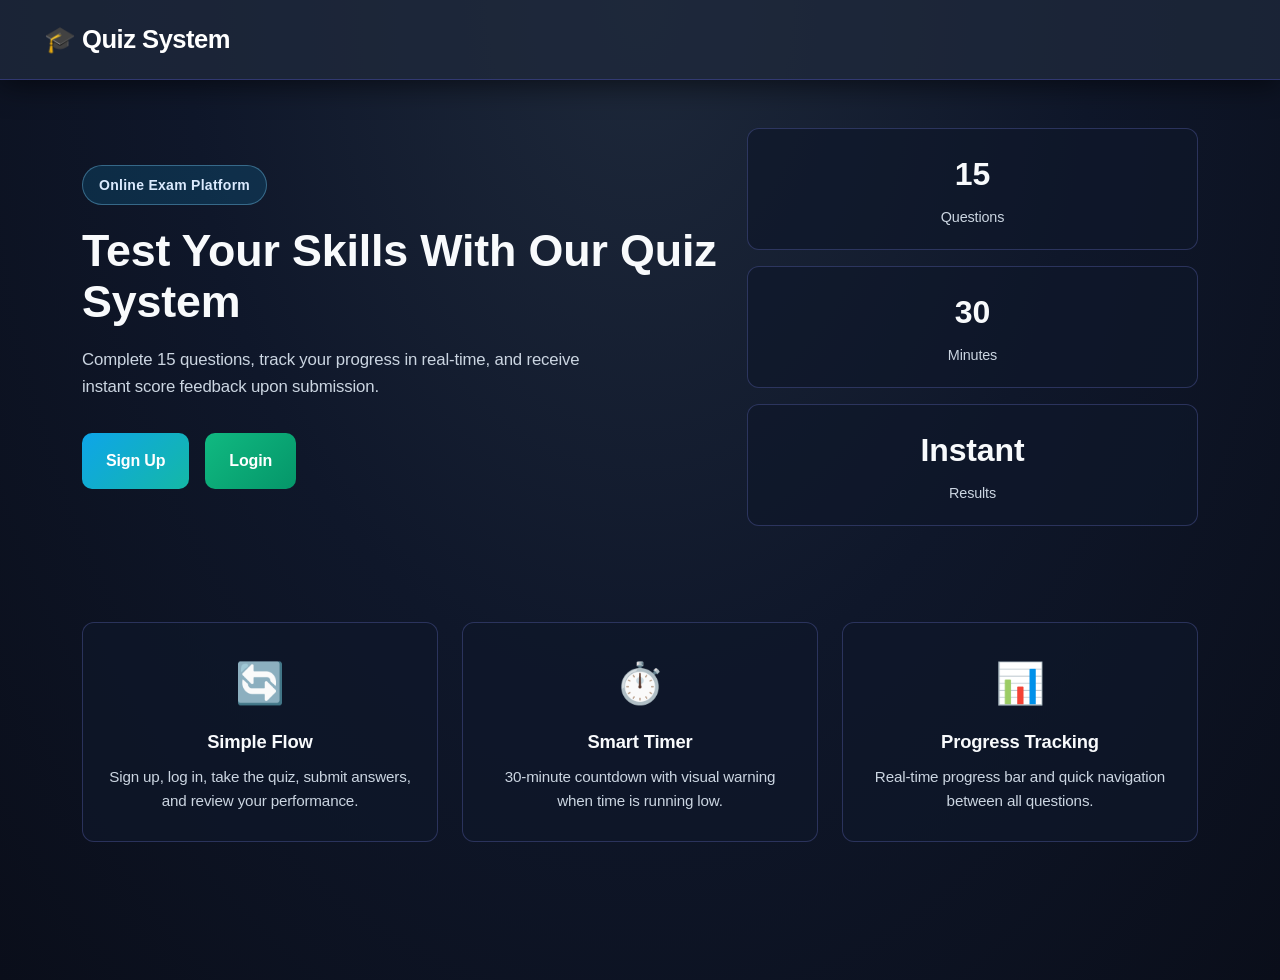
<file: index.html>
<!doctype html>
<html lang="en">
  <head>
    <meta charset="UTF-8" />
    <meta name="viewport" content="width=device-width, initial-scale=1.0" />
    <title>Quiz System</title>
    <link
      href="https://cdn.jsdelivr.net/npm/bootstrap@5.3.0/dist/css/bootstrap.min.css"
      rel="stylesheet"
    />
    <link rel="stylesheet" href="css/style.css" />
    <link rel="stylesheet" href="css/index.css" />
  </head>
  <body>
    <nav class="navbar navbar-custom sticky-top">
      <div class="container-fluid">
        <span class="navbar-brand mb-0 h1">🎓 Quiz System</span>
      </div>
    </nav>

    <section class="landing-page">
      <div class="container">
        <div class="hero-section">
          <div class="row align-items-center g-4 hero-row">
            <div class="col-lg-7">
              <div class="hero-content">
                <span class="hero-badge">Online Exam Platform</span>
                <h1 class="hero-title">
                  Test Your Skills With Our Quiz System
                </h1>
                <p class="hero-subtitle">
                  Complete 15 questions, track your progress in real-time, and
                  receive instant score feedback upon submission.
                </p>
                <div class="hero-actions d-grid d-sm-flex gap-3">
                  <a
                    href="signup.html"
                    class="btn btn-gradient btn-signup px-4 py-3"
                    >Sign Up</a
                  >
                  <a
                    href="login.html"
                    class="btn btn-gradient btn-login px-4 py-3"
                    >Login</a
                  >
                </div>
              </div>
            </div>

            <div class="col-lg-5">
              <div class="stats-container">
                <div class="row g-3">
                  <div class="col-sm-4 col-lg-12">
                    <div class="stat-card text-center">
                      <div class="stat-value">15</div>
                      <div class="stat-label">Questions</div>
                    </div>
                  </div>
                  <div class="col-sm-4 col-lg-12">
                    <div class="stat-card text-center">
                      <div class="stat-value">30</div>
                      <div class="stat-label">Minutes</div>
                    </div>
                  </div>
                  <div class="col-sm-4 col-lg-12">
                    <div class="stat-card text-center">
                      <div class="stat-value">Instant</div>
                      <div class="stat-label">Results</div>
                    </div>
                  </div>
                </div>
              </div>
            </div>
          </div>
        </div>

        <div class="features-section">
          <div class="row g-4">
            <div class="col-md-4">
              <article class="feature-card text-center">
                <div class="feature-icon">🔄</div>
                <h3 class="feature-title">Simple Flow</h3>
                <p class="feature-description">
                  Sign up, log in, take the quiz, submit answers, and review
                  your performance.
                </p>
              </article>
            </div>
            <div class="col-md-4">
              <article class="feature-card text-center">
                <div class="feature-icon">⏱️</div>
                <h3 class="feature-title">Smart Timer</h3>
                <p class="feature-description">
                  30-minute countdown with visual warning when time is running
                  low.
                </p>
              </article>
            </div>
            <div class="col-md-4">
              <article class="feature-card text-center">
                <div class="feature-icon">📊</div>
                <h3 class="feature-title">Progress Tracking</h3>
                <p class="feature-description">
                  Real-time progress bar and quick navigation between all
                  questions.
                </p>
              </article>
            </div>
          </div>
        </div>
      </div>
    </section>

    <script src="https://cdn.jsdelivr.net/npm/bootstrap@5.3.0/dist/js/bootstrap.bundle.min.js"></script>
  </body>
</html>
</file>
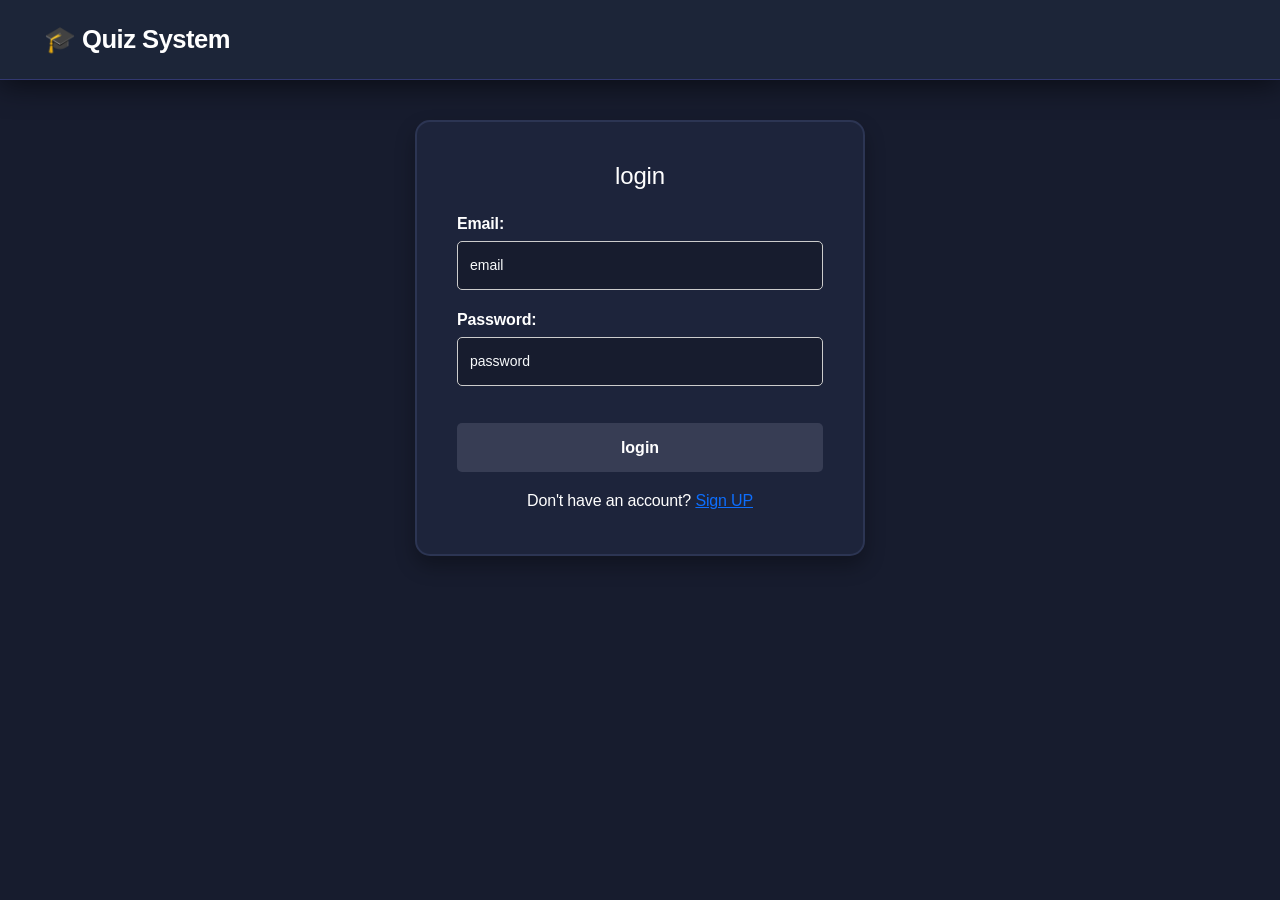
<file: answers.html>
<!doctype html>
<html lang="en">
  <head>
    <meta charset="UTF-8" />
    <meta name="viewport" content="width=device-width, initial-scale=1.0" />
    <title>Answers Review</title>
    <link
      href="https://cdn.jsdelivr.net/npm/bootstrap@5.3.0/dist/css/bootstrap.min.css"
      rel="stylesheet"
    />
    <link rel="stylesheet" href="css/style.css" />
    <link rel="stylesheet" href="css/answers.css" />
  </head>
  <body>
    <nav class="navbar navbar-custom sticky-top">
      <div
        class="container-fluid d-flex justify-content-between align-items-center"
      >
        <span class="navbar-brand mb-0 h1">✅ Answers Review</span>
        <a href="results.html" class="btn btn-sm btn-navbar">Back to Results</a>
      </div>
    </nav>

    <main class="container answers-main py-4">
      <section class="review-summary mb-4" id="reviewSummary">
        <article class="summary-tile">
          <p class="summary-label">Score</p>
          <p class="summary-value" id="scoreValue">0 / 0</p>
        </article>
        <article class="summary-tile">
          <p class="summary-label">Correct</p>
          <p class="summary-value" id="correctValue">0</p>
        </article>
        <article class="summary-tile">
          <p class="summary-label">Wrong / Unanswered</p>
          <p class="summary-value" id="wrongValue">0</p>
        </article>
      </section>

      <section class="answers-list" id="answersList"></section>

      <article class="empty-state d-none" id="emptyState">
        <h5>No answer review data available</h5>
        <p>Complete and submit the quiz first, then open the answers page.</p>
        <a href="quiz.html" class="btn btn-gradient">Go To Quiz</a>
      </article>
    </main>

    <script type="module" src="js/answers-page.js"></script>
    <script src="https://cdn.jsdelivr.net/npm/bootstrap@5.3.0/dist/js/bootstrap.bundle.min.js"></script>
  </body>
</html>
</file>
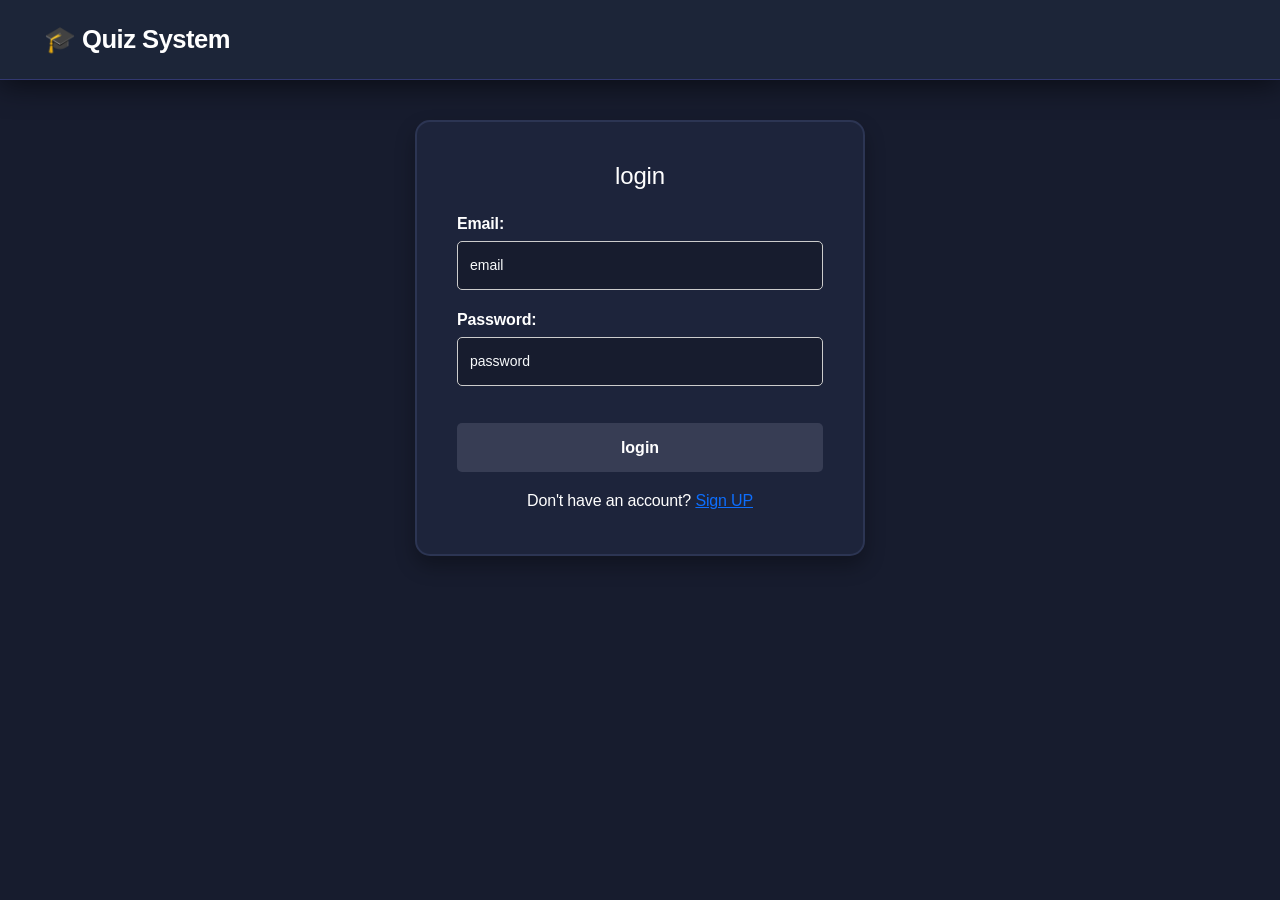
<file: login.html>
<!doctype html>
<html lang="en">
  <head>
    <meta charset="UTF-8" />
    <meta name="viewport" content="width=device-width, initial-scale=1.0" />
    <title>Log In</title>
    <link
      href="https://cdn.jsdelivr.net/npm/bootstrap@5.3.0/dist/css/bootstrap.min.css"
      rel="stylesheet"
    />
    <link rel="stylesheet" href="css/style.css" />
    <link rel="stylesheet" href="css/login.css" />
  </head>
  <body>
    <nav class="navbar navbar-custom fixed-top">
      <div class="container-fluid">
        <span class="navbar-brand mb-0 h1">🎓 Quiz System</span>
      </div>
    </nav>
    <div class="form-container">
      <h1>login</h1>
      <form id="registrationForm">
        <label for="email">Email:</label>
        <input
          type="text"
          id="email"
          name="email"
          placeholder="email"
          required
        />
        <span class="error" id="emailError"></span>

        <label for="password">Password:</label>
        <input
          type="password"
          id="password"
          name="password"
          placeholder="password"
          required
        />
        <span class="error" id="passwordError"></span>

        <button type="submit">login</button>
      </form>
      <div class="form-link text-center mt-3">
        Don't have an account? <a href="signup.html">Sign UP</a>
      </div>
    </div>
    <script src="js/utils.js"></script>
    <script type="module" src="js/login-page.js"></script>
  </body>
</html>
</file>
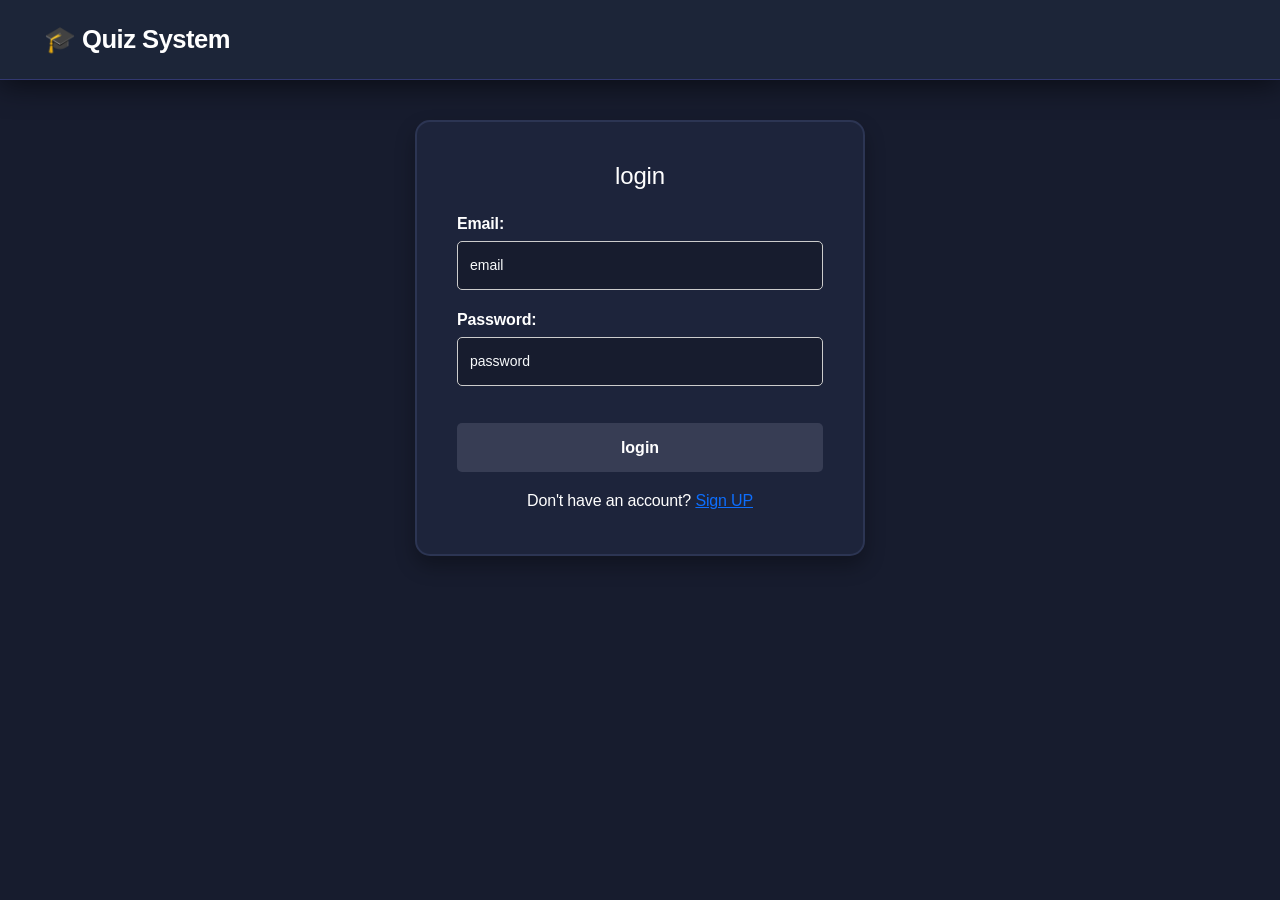
<file: quiz-settings.html>
<!doctype html>
<html lang="en">
  <head>
    <meta charset="UTF-8" />
    <meta name="viewport" content="width=device-width, initial-scale=1.0" />
    <title>Quiz Settings</title>
    <link rel="stylesheet" href="css/quiz-settings.css" />
  </head>
  <body>
    <div class="form-container">
      <h1>Select Quiz Settings</h1>
      <form id="settingsForm">
        <label for="category">Category:</label>
        <select id="category" name="category" required>
          <option value="9">General Knowledge</option>
          <option value="18" selected>Science: Computers</option>
          <option value="21">Sports</option>
          <option value="23">History</option>
          <option value="27">Animals</option>
          <option value="11">Entertainment: Film</option>
          <option value="12">Entertainment: Music</option>
          <option value="17">Science & Nature</option>
          <option value="22">Geography</option>
          <option value="25">Art</option>
        </select>

        <label for="difficulty">Difficulty:</label>
        <select id="difficulty" name="difficulty" required>
          <option value="easy" selected>Easy</option>
          <option value="medium">Medium</option>
          <option value="hard">Hard</option>
        </select>

        <label for="amount">Number of Questions:</label>
        <select id="amount" name="amount" required>
          <option value="5">5 Questions</option>
          <option value="10" selected>10 Questions</option>
          <option value="15">15 Questions</option>
          <option value="20">20 Questions</option>
        </select>

        <button type="submit">Start Quiz</button>
      </form>

      <div class="form-link">
        <a href="index.html">← Back to Home</a>
      </div>
    </div>

    <script type="module" src="js/quiz-settings.js"></script>
  </body>
</html>
</file>
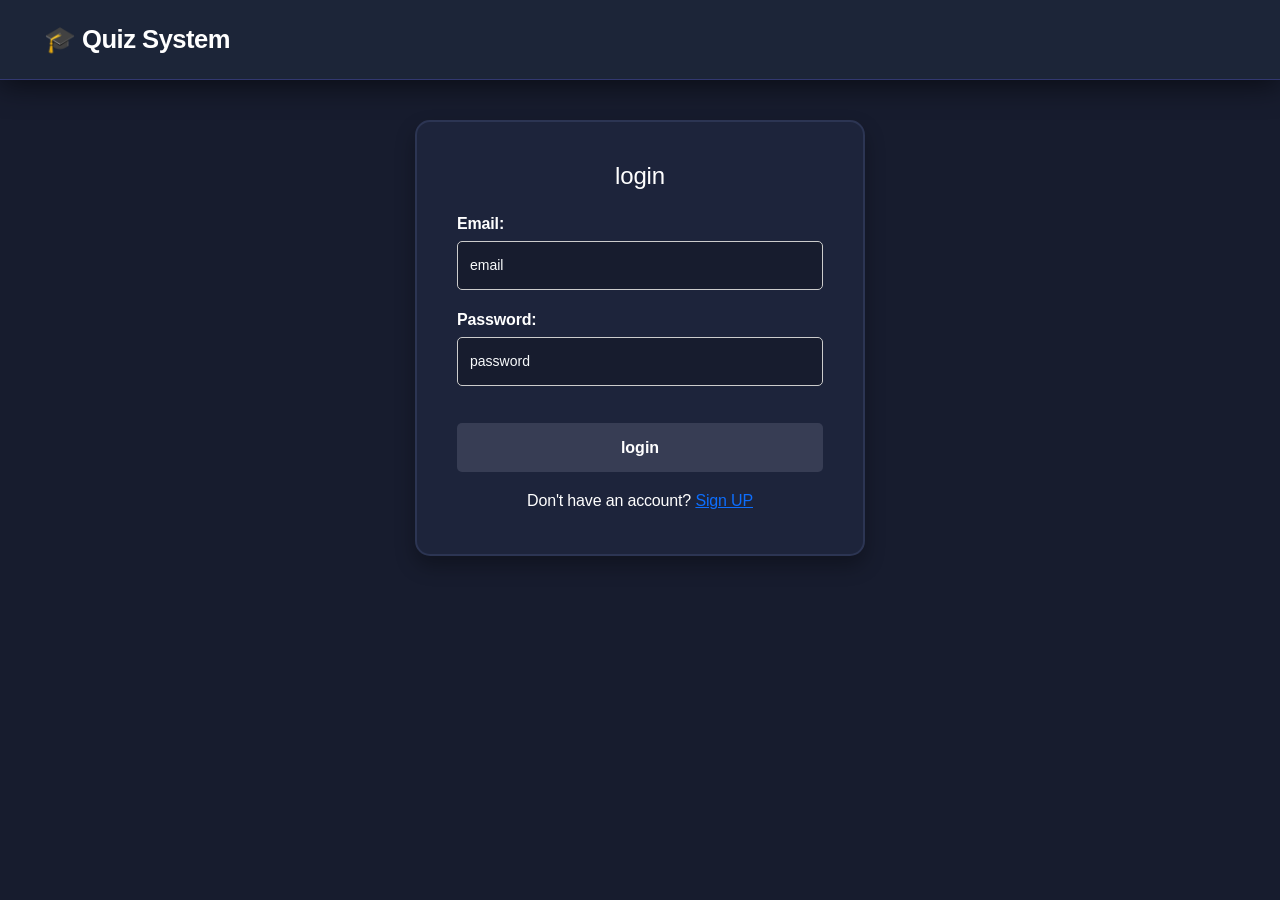
<file: quiz.html>
<html lang="en">
  <head>
    <meta charset="UTF-8" />
    <meta name="viewport" content="width=device-width, initial-scale=1.0" />
    <title>Quiz</title>
    <link
      rel="stylesheet"
      href="https://cdn.jsdelivr.net/npm/bootstrap@5.3.0/dist/css/bootstrap.min.css"
    />
    <link rel="stylesheet" href="css/style.css" />
    <link rel="stylesheet" href="css/quiz.css" />
  </head>
  <body>
    <nav class="navbar navbar-custom sticky-top">
      <div
        class="container-fluid d-flex justify-content-between align-items-center"
      >
        <span class="navbar-brand mb-0 h1">📝 Quiz</span>
        <div id="timer" class="timer">30:00</div>
        <button id="logoutBtn" class="btn btn-sm btn-navbar">Logout</button>
      </div>
    </nav>

    <main class="container-fluid quiz-main py-4">
      <div class="row g-4">
        <aside class="col-lg-3 col-md-4">
          <div class="quiz-sidebar h-100">
            <h5 class="mb-3">Questions</h5>
            <div class="progress-container mb-3">
              <div class="progress-bar-wrapper">
                <div id="progressBar" class="progress-bar-fill"></div>
              </div>
              <div class="progress-text" id="progressText">0 / 15</div>
            </div>
            <div id="qlist"></div>
          </div>
        </aside>

        <section class="col-lg-9 col-md-8">
          <div class="question-card">
            <div class="question-head">
              <h5 class="mb-0">
                Question <span id="num">1</span> of <span id="total">15</span>
              </h5>
              <button id="flag" class="flag-btn" title="Flag question">
                ⭐
              </button>
            </div>

            <div class="question-text" id="qtext">Loading...</div>
            <div id="choices"></div>

            <div class="action-buttons">
              <button id="prev" class="btn btn-nav">← Previous</button>
              <button id="next" class="btn btn-nav">Next →</button>
              <button id="submitBtn" class="btn btn-submit">✓ Submit</button>
            </div>
          </div>
        </section>
      </div>
    </main>

    <script type="module" src="js/quiz-page.js"></script>
    <script src="https://cdn.jsdelivr.net/npm/bootstrap@5.3.0/dist/js/bootstrap.bundle.min.js"></script>
  </body>
</html>
;
</file>
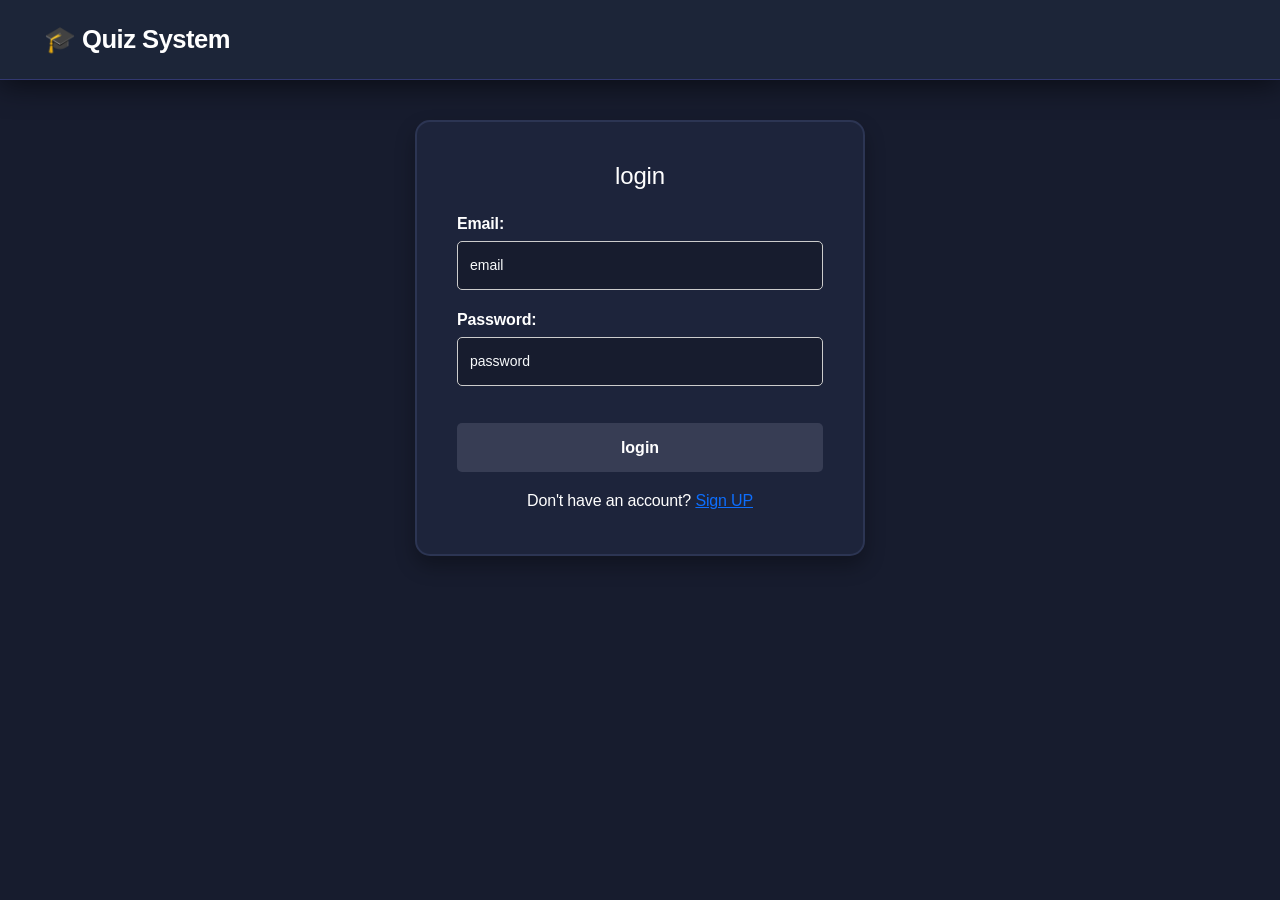
<file: results.html>
<!doctype html>
<html lang="en">

<head>
  <meta charset="UTF-8" />
  <meta name="viewport" content="width=device-width, initial-scale=1.0" />
  <title>Results</title>
  <link rel="stylesheet" href="css/results.css" />
</head>

<body>

  <nav class="navbar">
    <div class="nav-left">
      <span class="icon">📊</span>
      <h2>Results</h2>
    </div>
    <button id="logoutBtn">Logout</button>
  </nav>

  <div class="results-card">
    <h3>Your Quiz Result</h3>
    <div class="result-info">
      <p>Total Questions:</p>
      <span id="totalQuestions"></span>
    </div>
    <div class="result-info">
      <p>Your Score:</p>
      <span id="score">%</span>
    </div>
    <div class="result-info">
      <p>Percentage:</p>
      <span id="percentage"></span>
    </div>

    <div class="progress-container">
      <div class="progress-bar"></div>
    </div>
  </div>

  <div class="answers-btn">
    <button id="viewAnswers">View Answers</button>
  </div>

  <script type="module" src="js/results-page.js"></script>
</body>

</html>
</file>
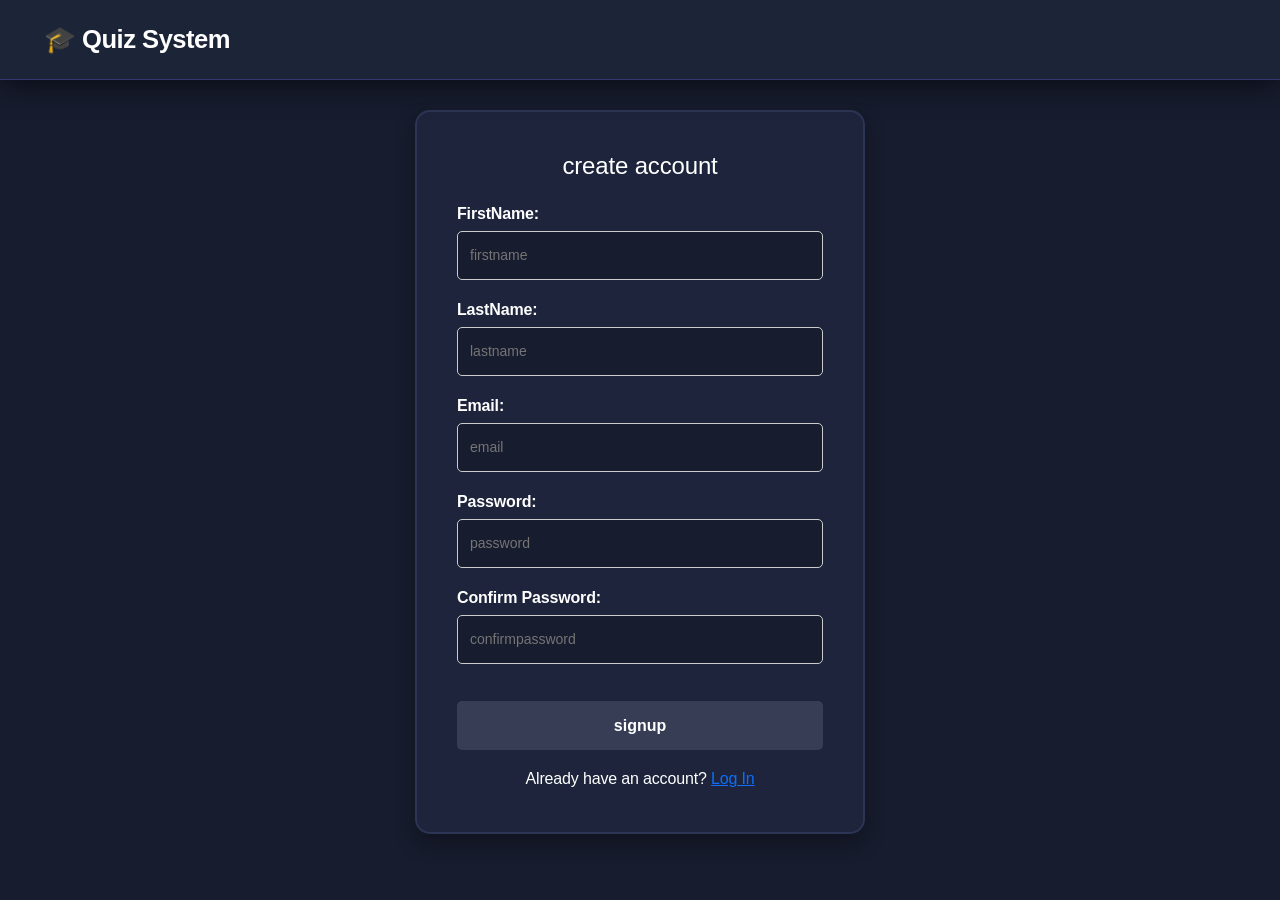
<file: signup.html>
<!doctype html>
<html lang="en">
  <head>
    <meta charset="UTF-8" />
    <meta name="viewport" content="width=device-width, initial-scale=1.0" />
    <title>Sign Up</title>
    <link
      href="https://cdn.jsdelivr.net/npm/bootstrap@5.3.0/dist/css/bootstrap.min.css"
      rel="stylesheet"
    />
    <link rel="stylesheet" href="css/style.css" />
    <link rel="stylesheet" href="css/signup.css" />
  </head>
  <body>
    <nav class="navbar navbar-custom fixed-top">
      <div class="container-fluid">
        <span class="navbar-brand mb-0 h1">🎓 Quiz System</span>
      </div>
    </nav>
    <div class="form-container">
      <h1>create account</h1>
      <form id="registrationForm">
        <label for="firstName">FirstName:</label>
        <input
          type="text"
          id="firstname"
          name="firstname"
          placeholder="firstname"
          required
        />
        <span class="error" id="firstnameError"></span>

        <label for="Lastname">LastName:</label>
        <input
          type="text"
          id="lastname"
          name="lastname"
          placeholder="lastname"
          required
        />
        <span class="error" id="lastnameError"></span>

        <label for="email">Email:</label>
        <input
          type="text"
          id="email"
          name="email"
          placeholder="email"
          required
        />
        <span class="error" id="emailError"></span>

        <label for="password">Password:</label>
        <input
          type="password"
          id="password"
          name="password"
          placeholder="password"
          required
        />
        <span class="error" id="passwordError"></span>

        <label for="confirm password">Confirm Password:</label>
        <input
          type="password"
          id="cpassword"
          name="confirmpassword"
          placeholder="confirmpassword"
          required
        />
        <span class="error" id="confirmpassworderror"></span>
        <button type="submit">signup</button>
      </form>
      <div class="form-link text-center mt-3">
        Already have an account? <a href="login.html">Log In</a>
      </div>
    </div>
    <script type="module" src="js/signup-page.js"></script>
  </body>
</html>
</file>
<file: css/style.css>
:root {
  --primary: #6366f1;
  --primary-light: #818cf8;
  --primary-dark: #4f46e5;
  --secondary: #10b981;
  --success: #22c55e;
  --warning: #f59e0b;
  --danger: #ef4444;
  --light: #e5e7eb;
  --dark: #0f172a;
  --bg-dark: #0a0e1a;
  --bg-card: #1e293b;
  --bg-elevated: #252f3f;
  --text-light: #f8fafc;
  --text-muted: #94a3b8;
  --border: #334155;
  --shadow: #00000080;
}

* {
  margin: 0;
  padding: 0;
  box-sizing: border-box;
}

html {
  scroll-behavior: smooth;
}

::selection {
  background: #6366f14d;
  color: var(--text-light);
}

body {
  font-family: Roboto, sans-serif;
  background: radial-gradient(
    ellipse at top,
    #1e293b 0%,
    #0f172a 50%,
    #0a0e1a 100%
  );
  color: var(--text-light);
  min-height: 100vh;
  line-height: 1.6;
  letter-spacing: -0.01em;
}

.navbar-custom {
  background: #1e293bcc;
  box-shadow: 0 4px 30px #00000099;
  border-bottom: 1px solid #6366f14d;
  padding: 1.2rem 2rem !important;
}

.navbar-brand {
  color: white !important;
  font-size: 1.6rem !important;
  font-weight: 700 !important;
  letter-spacing: -0.02em;
}

.btn-navbar {
  background: #6366f11a;
  color: var(--text-light);
  border: 1px solid #6366f166;
  font-weight: 600;
  transition: background 0.3s ease;
}

.btn-navbar:hover {
  background: var(--primary);
  border-color: var(--primary);
  color: white;
  box-shadow: 0 8px 20px #6366f166;
}

.btn {
  padding: 0.9rem 1.8rem;
  border: none;
  border-radius: 10px;
  font-weight: 600;
  cursor: pointer;
  transition: background 0.2s ease;
  font-size: 1rem;
  letter-spacing: -0.01em;
}

.btn:hover {
  box-shadow: 0 8px 24px #00000066;
}

.btn:disabled {
  opacity: 0.4;
  cursor: not-allowed;
}

.btn-gradient {
  background: linear-gradient(
    135deg,
    var(--primary) 0%,
    var(--primary-dark) 100%
  );
  color: white;
  border: none;
}

.btn-gradient:hover {
  background: linear-gradient(
    135deg,
    var(--primary-light) 0%,
    var(--primary) 100%
  );
  box-shadow: 0 8px 24px #6366f166 !important;
  color: white;
}

.btn-signup {
  background: linear-gradient(135deg, #0ea5e9, #14b8a6) !important;
}

.btn-signup:hover {
  background: linear-gradient(135deg, #06b6d4, #0d9488) !important;
  color: white;
}

.btn-login {
  background: linear-gradient(135deg, #10b981, #059669) !important;
}

.btn-login:hover {
  background: linear-gradient(135deg, #059669, #047857) !important;
  color: white;
}

@media (max-width: 768px) {
  .navbar-custom {
    padding: 1rem 1.5rem !important;
  }
}
</file>
<file: css/index.css>
.landing-page {
  position: relative;
  overflow: hidden;
  min-height: 100vh;
  padding: 3rem 0;
}

.hero-section {
  position: relative;
  z-index: 2;
  margin-bottom: 4rem;
}

.features-section {
  position: relative;
  z-index: 2;
  padding-top: 2rem;
}

.hero-content {
  padding: 1rem 0;
}

.hero-badge {
  display: inline-block;
  margin-bottom: 1.2rem;
  padding: 0.5rem 1rem;
  border-radius: 999px;
  background: #0ea5e929;
  border: 1px solid #7dd3fc5c;
  color: #dbeafe;
  font-size: 0.875rem;
  font-weight: 600;
  letter-spacing: 0.02em;
}

.hero-title {
  font-size: 2.8rem;
  line-height: 1.15;
  margin-bottom: 1.2rem;
  color: #f8fafc;
  font-weight: 700;
}

.hero-subtitle {
  max-width: 540px;
  color: #cbd5e1;
  font-size: 1.05rem;
  line-height: 1.6;
  margin-bottom: 2rem;
}

.hero-actions {
  max-width: 400px;
}

.stat-card {
  background: #0f172ab3;
  border: 1px solid #818cf840;
  border-radius: 12px;
  padding: 1.25rem 1rem;
  transition: background 0.3s ease;
}

.stat-card:hover {
  border-color: #818cf873;
  background: #0f172ad9;
}

.stat-value {
  font-size: 2rem;
  font-weight: 700;
  color: #f8fafc;
  margin-bottom: 0.35rem;
}

.stat-label {
  font-size: 0.9rem;
  color: #cbd5e1;
  margin: 0;
}

.feature-card {
  background: #0f172ab3;
  border: 1px solid #818cf840;
  border-radius: 12px;
  padding: 1.75rem 1.5rem;
  transition: background 0.3s ease;
  height: 100%;
}

.feature-card:hover {
  border-color: #818cf873;
  background: #0f172ad9;
}

.feature-icon {
  font-size: 2.5rem;
  margin-bottom: 1rem;
}

.feature-title {
  font-size: 1.15rem;
  font-weight: 600;
  margin-bottom: 0.75rem;
  color: #f8fafc;
}

.feature-description {
  font-size: 0.95rem;
  line-height: 1.6;
  color: #cbd5e1;
  margin: 0;
}

@media (max-width: 992px) {
  .landing-page {
    min-height: auto;
    padding: 2rem 0;
  }

  .hero-section {
    margin-bottom: 3rem;
  }

  .stats-container {
    margin-top: 2rem;
  }

  .hero-title {
    font-size: 2rem;
  }
}

@media (max-width: 576px) {
  .landing-page {
    padding: 1.5rem 0;
  }

  .hero-content {
    padding: 0.5rem 0;
  }

  .hero-section {
    margin-bottom: 2rem;
  }

  .features-section {
    padding-top: 1rem;
  }

  .feature-icon {
    font-size: 2rem;
  }
}
</file>
<file: css/answers.css>
.answers-main {
  max-width: 980px;
}

.review-summary {
  display: grid;
  grid-template-columns: repeat(3, 1fr);
  gap: 0.85rem;
}

.summary-tile {
  padding: 1rem;
  border: 1px solid var(--border);
  border-radius: 12px;
  background: #1e293bac;
}

.summary-label {
  color: var(--text-muted);
  font-size: 0.9rem;
  margin-bottom: 0.35rem;
}

.summary-value {
  font-size: 1.35rem;
  font-weight: 700;
  color: var(--text-light);
}

.answers-list {
  display: grid;
  gap: 1rem;
}

.answer-card {
  border: 1px solid var(--border);
  border-radius: 12px;
  overflow: hidden;
  background: #1e293bac;
}

.answer-head {
  display: flex;
  align-items: center;
  justify-content: space-between;
  gap: 0.8rem;
  padding: 0.85rem 1rem;
  border-bottom: 1px solid #33415566;
}

.answer-title {
  margin: 0;
  font-size: 1rem;
  font-weight: 600;
}

.status-badge {
  padding: 0.25rem 0.6rem;
  border-radius: 999px;
  font-size: 0.8rem;
  font-weight: 700;
}

.status-correct {
  background: #22c55e33;
  color: #4ade80;
  border: 1px solid #22c55e66;
}

.status-wrong {
  background: #ef444433;
  color: #f87171;
  border: 1px solid #ef444466;
}

.status-unanswered {
  background: #f59e0b33;
  color: #fbbf24;
  border: 1px solid #f59e0b66;
}

.answer-body {
  padding: 1rem;
}

.question-text {
  color: var(--text-light);
  font-weight: 600;
  margin-bottom: 0.8rem;
}

.choice-list {
  display: grid;
  gap: 0.55rem;
}

.choice-item {
  display: flex;
  align-items: center;
  justify-content: space-between;
  gap: 0.8rem;
  border: 1px solid #33415599;
  border-radius: 10px;
  background: #0f172a8c;
  color: var(--text-light);
  padding: 0.65rem 0.8rem;
}

.choice-item.correct {
  border-color: #22c55e80;
  background: #22c55e1f;
}

.choice-item.user-wrong {
  border-color: #ef444480;
  background: #ef44441f;
}

.choice-item.user-correct {
  border-color: #16a34a;
  background: #22c55e33;
}

.choice-tag {
  font-size: 0.78rem;
  font-weight: 700;
  border-radius: 999px;
  padding: 0.1rem 0.45rem;
  white-space: nowrap;
}

.tag-correct {
  color: #4ade80;
  border: 1px solid #22c55e73;
}

.tag-your-answer {
  color: #fbbf24;
  border: 1px solid #f59e0b73;
}

.tag-your-correct-answer {
  color: #86efac;
  border: 1px solid #22c55e80;
}

.empty-state {
  text-align: center;
  border: 1px solid var(--border);
  border-radius: 12px;
  background: #1e293bac;
  padding: 2rem 1rem;
}

.empty-state p {
  color: var(--text-muted);
  margin-bottom: 1rem;
}

@media (max-width: 768px) {
  .review-summary {
    grid-template-columns: 1fr;
  }

  .answer-head {
    flex-direction: column;
    align-items: flex-start;
  }

  .choice-item {
    flex-direction: column;
    align-items: flex-start;
  }
}
</file>
<file: css/login.css>
body {
  font-family: "Roboto", sans-serif;
  background: #171c2e;
  margin: 0;
  padding: 0;
  justify-content: center;
  align-items: center;
  color: #fff;
  padding-top: 80px;
}

.form-container {
  background: #1d243b;
  padding: 40px;
  border-radius: 15px;
  border: 2px solid #2c3553;
  box-shadow: 0 10px 20px rgba(0, 0, 0, 0.3);
  width: 100%;
  max-width: 450px;
  color: white;
  margin: 40px auto;
}

h1 {
  text-align: center;
  color: white;
  margin-bottom: 20px;
  font-size: 24px;
}

label {
  display: block;
  margin: 10px 0 5px;
  font-weight: bold;
}

input[type="text"],
input[type="password"] {
  width: 100%;
  padding: 12px;
  margin-bottom: 15px;
  border: 1px solid #ccc;
  border-radius: 5px;
  font-size: 14px;
  outline: none;
  transition: 0, 3s;
  background-color: #171c2e;
  color: #fff;
}

input[type="text"]::placeholder,
input[type="password"]::placeholder {
  color: var(--text-light);
}

input[type="text"]:focus,
input[type="password"]:focus {
  border-color: #6a11cb;
  outline: none;
  box-shadow:
    0 0 5px #fff,
    0 0 20px rgba(106, 17, 203, 0.35);
  transition: 0.2s ease;
}

button {
  width: 100%;
  padding: 12px;
  background: #373d54;
  color: white;
  border: none;
  border-radius: 5px;
  cursor: pointer;
  font-size: 16px;
  font-weight: bold;
  transition:
    transform 0.3s ease,
    background 0.3s ease;
  margin-top: 20px;
}

span.error {
  display: block;
  margin-top: -8px;
  margin-bottom: 10px;
  color: #ff6b6b;
  font-size: 12px;
  font-weight: 500;
}
</file>
<file: css/quiz-settings.css>
* {
  margin: 0;
  padding: 0;
  box-sizing: border-box;
}

body {
  font-family: "Roboto", sans-serif;
  background: #171c2e;
  color: #fff;
  min-height: 100vh;
  display: flex;
  justify-content: center;
  align-items: center;
}

.form-container {
  background: #1d243b;
  padding: 40px;
  border-radius: 15px;
  border: 2px solid #2c3553;
  box-shadow: 0 10px 20px rgba(0, 0, 0, 0.3);
  width: 100%;
  max-width: 450px;
  color: white;
}

h1 {
  text-align: center;
  color: white;
  margin-bottom: 30px;
  font-size: 24px;
}

label {
  display: block;
  margin: 15px 0 8px;
  font-weight: bold;
  font-size: 14px;
}

select {
  width: 100%;
  padding: 12px;
  margin-bottom: 15px;
  border: 1px solid #2c3553;
  border-radius: 5px;
  font-size: 14px;
  background-color: #171c2e;
  color: #fff;
  cursor: pointer;
  transition: 0.3s;
}

select:focus {
  outline: none;
  border-color: #6366f1;
  box-shadow: 0 0 20px rgba(99, 102, 241, 0.35);
}

button {
  width: 100%;
  padding: 12px;
  background: linear-gradient(135deg, #6366f1 0%, #8b5cf6 100%);
  color: white;
  border: none;
  border-radius: 5px;
  cursor: pointer;
  font-size: 16px;
  font-weight: bold;
  transition: 0.3s;
  margin-top: 20px;
}

button:hover {
  transform: translateY(-2px);
  box-shadow: 0 8px 20px rgba(99, 102, 241, 0.35);
}

.form-link {
  text-align: center;
  margin-top: 20px;
}

.form-link a {
  color: #6366f1;
  text-decoration: none;
  font-size: 14px;
}

.form-link a:hover {
  text-decoration: underline;
}
</file>
<file: css/quiz.css>
.quiz-main {
  max-width: 1200px;
  margin: 0 auto;
}

.timer {
  min-width: 92px;
  padding: 0.45rem 0.8rem;
  border: 1px solid #f59e0b59;
  border-radius: 8px;
  background: #f59e0b1f;
  color: var(--warning);
  font-size: 1.2rem;
  font-weight: 700;
  text-align: center;
}

.timer.danger {
  border-color: #ef44448c;
  background: #ef444429;
  color: var(--danger);
}

.quiz-sidebar,
.question-card {
  background: #1e293bad;
  border: 1px solid var(--border);
  border-radius: 12px;
}

.quiz-sidebar {
  padding: 1.25rem;
}

.progress-container {
  margin-bottom: 1rem;
}

.progress-bar-wrapper {
  width: 100%;
  height: 24px;
  background: #0f172a99;
  border: 1px solid var(--border);
  border-radius: 8px;
  overflow: hidden;
  margin-bottom: 0.5rem;
}

.progress-bar-fill {
  height: 100%;
  width: 0%;
  background: linear-gradient(90deg, var(--primary), var(--primary-light));
  transition: width 0.3s ease;
}

.progress-text {
  text-align: center;
  color: var(--text-light);
  font-size: 0.9rem;
  font-weight: 600;
}

#qlist {
  display: grid;
  grid-template-columns: repeat(4, 1fr);
  gap: 0.65rem;
}

.question-btn {
  width: 46px;
  height: 46px;
  border: 1px solid var(--border);
  border-radius: 8px;
  background: #0f172a8c;
  color: var(--text-muted);
  font-weight: 600;
}

.question-btn:hover {
  border-color: var(--primary);
  color: var(--text-light);
}

.question-btn.current {
  border-color: var(--primary);
  background: #6366f138;
  color: var(--text-light);
}

.question-btn.answered {
  border-color: transparent;
  background: var(--success);
  color: #fff;
}

.question-btn.flagged,
.question-btn.current.flagged,
.question-btn.answered.flagged {
  border-color: transparent;
  background: var(--warning);
  color: #fff;
}

.question-card {
  overflow: hidden;
}

.question-head {
  display: flex;
  align-items: center;
  justify-content: space-between;
  padding: 1rem 1.2rem;
  background: var(--primary);
  color: #fff;
}

.flag-btn {
  width: 36px;
  height: 36px;
  border: 1px solid #ffffff4d;
  border-radius: 8px;
  background: transparent;
  color: #fff;
  font-size: 1.2rem;
  cursor: pointer;
}

.flag-btn:hover,
.flag-btn.active {
  border-color: var(--warning);
  background: #f59e0b40;
}

.question-text {
  padding: 1.25rem 1.25rem 0;
  color: var(--text-light);
  font-size: 1.1rem;
  font-weight: 600;
}

#choices {
  display: grid;
  gap: 0.8rem;
  padding: 1rem 1.25rem 0;
}

.choice {
  display: flex;
  align-items: center;
  gap: 0.8rem;
  padding: 0.9rem 1rem;
  border: 1px solid var(--border);
  border-radius: 10px;
  background: #0f172a80;
  color: var(--text-light);
}

.choice:hover {
  border-color: var(--primary);
  background: #6366f11f;
}

.choice.selected {
  border-color: var(--primary);
  background: #6366f133;
}

.choice input {
  width: 1.1rem;
  height: 1.1rem;
  accent-color: var(--primary);
}

.choice label {
  margin: 0;
  cursor: pointer;
}

.action-buttons {
  display: grid;
  grid-template-columns: repeat(3, 1fr);
  gap: 0.8rem;
  padding: 1.3rem 1.25rem 1.25rem;
}

.btn-nav {
  background: var(--primary);
  color: #fff;
}

.btn-nav:hover {
  background: var(--primary-light);
  color: #fff;
}

.btn-submit {
  background: var(--success);
  color: #fff;
}

.btn-submit:hover {
  background: #16a34a;
  color: #fff;
}

@media (max-width: 992px) {
  .quiz-sidebar {
    position: static;
  }

  #qlist {
    grid-template-columns: repeat(5, 1fr);
  }
}

@media (max-width: 768px) {
  #qlist {
    grid-template-columns: repeat(4, 1fr);
  }

  .action-buttons {
    grid-template-columns: 1fr;
  }
}
</file>
<file: css/results.css>
body {
  background: #171c2e;
  font-family: "Roboto", sans-serif;
  margin: 0;
  color: white;
}

.navbar {
  display: flex;
  justify-content: space-between;
  align-items: center;

  padding: 15px 30px;

  background: #1d243b;
  border-bottom: 2px solid #2c3553;
}

.nav-left {
  display: flex;
  align-items: center;
  gap: 10px;
}

.icon {
  font-size: 24px;
}

.navbar button {
  background: #373d54;
  border: none;
  padding: 8px 15px;
  color: white;
  cursor: pointer;
  border-radius: 5px;
}

button:hover {
  background: linear-gradient(135deg, #2575fc, #6a11cb);
  transform: scale(1.05);
}

.results-card {
  width: 400px;
  margin: 80px auto;

  background: #1d243b;

  padding: 30px;

  border-radius: 10px;

  text-align: center;

  border: 2px solid #2c3553;
}

.results-card h3 {
  margin-bottom: 25px;
}

.result-info {
  display: flex;
  justify-content: space-between;

  margin: 15px 0;

  font-size: 18px;
  text-align: center;
  align-items: center;
}

.answers-btn {
  text-align: center;
  margin-top: 30px;
}

#viewAnswers {
  background: #373d54;

  border: none;

  padding: 12px 25px;

  color: white;

  font-size: 16px;

  border-radius: 6px;

  cursor: pointer;
  width: 20%;
}

#viewAnswers:hover {
  background: linear-gradient(135deg, #2575fc, #6a11cb);
  transform: scale(1.05);
}
.progress-container {
  width: 100%;
  background: #2c3553;
  border-radius: 10px;
  overflow: hidden;
  margin-top: 20px;
  height: 20px;
}

.progress-bar {
  height: 100%;
  width: 0;
  background: linear-gradient(135deg, #2575fc, #6a11cb);
  transition: width 1s ease;
}
</file>
<file: css/signup.css>
body {
  font-family: "Roboto", sans-serif;
  background: #171c2e;

  margin: 0;
  padding: 0;
  justify-content: center;
  align-items: center;
  color: #fff;
  padding-top: 70px;
}

.form-container {
  background: #1d243b;

  padding: 40px;
  border-radius: 15px;
  box-shadow: 0 10px 20px rgba(0, 0, 0, 0.3);
  width: 100%;
  max-width: 450px;
  color: white;
  margin: 40px auto;
  border: 2px solid #2c3553;
}

h1 {
  text-align: center;
  color: white;
  margin-bottom: 20px;
  font-size: 24px;
}

label {
  display: block;
  margin: 10px 0 5px;
  font-weight: bold;
}

input[type="text"],
input[type="password"] {
  width: 100%;
  padding: 12px;
  margin-bottom: 15px;
  border: 1px solid #ccc;
  border-radius: 5px;
  font-size: 14px;
  outline: none;
  transition: 0, 3s;
  background-color: #171c2e;
}

input[type="text"]:focus,
input[type="password"]:focus {
  border-color: #6a11cb;
  outline: none;
  box-shadow:
    0 0 5px #fff,
    0 0 20px rgba(106, 17, 203, 0.35);
  transition: 0.2s ease;
  background-color: #171c2e;
}

button {
  width: 100%;
  padding: 12px;
  background: #373d54;
  color: white;
  border: none;
  border-radius: 5px;
  cursor: pointer;
  font-size: 16px;
  font-weight: bold;
  transition:
    transform 0.3s ease,
    background 0.3s ease;
  margin-top: 20px;
}

button:hover {
  background: linear-gradient(135deg, #2575fc, #6a11cb);
  transform: scale(1.05);
}

button:active {
  transform: scale(0.95);
}

#errorMessages {
  margin-top: 15px;
  color: #a04d44;
  font-size: 14px;
  font-weight: bold;
}

span.error {
  color: #ff6b6b;
  font-size: 13px;
  font-weight: 500;
  margin-bottom: 10px;
  margin-top: -8px;
  display: block;
}

span.success {
  color: white;
  font-size: 16px;
  font-weight: bold;
  display: block;
  margin-top: 10px;
}

input.error {
  border: 2px solid #e74c3c !important;
  box-shadow: 0 0 5px rgba(231, 76, 60, 0.5);
}

input.success {
  border: 2px solid #2ecc71 !important;
  box-shadow: 0 0 5px rgba(46, 204, 113, 0.5);
}
input:-webkit-autofill {
  background-color: #171c2e !important;
  color: white !important;
}
</file>
